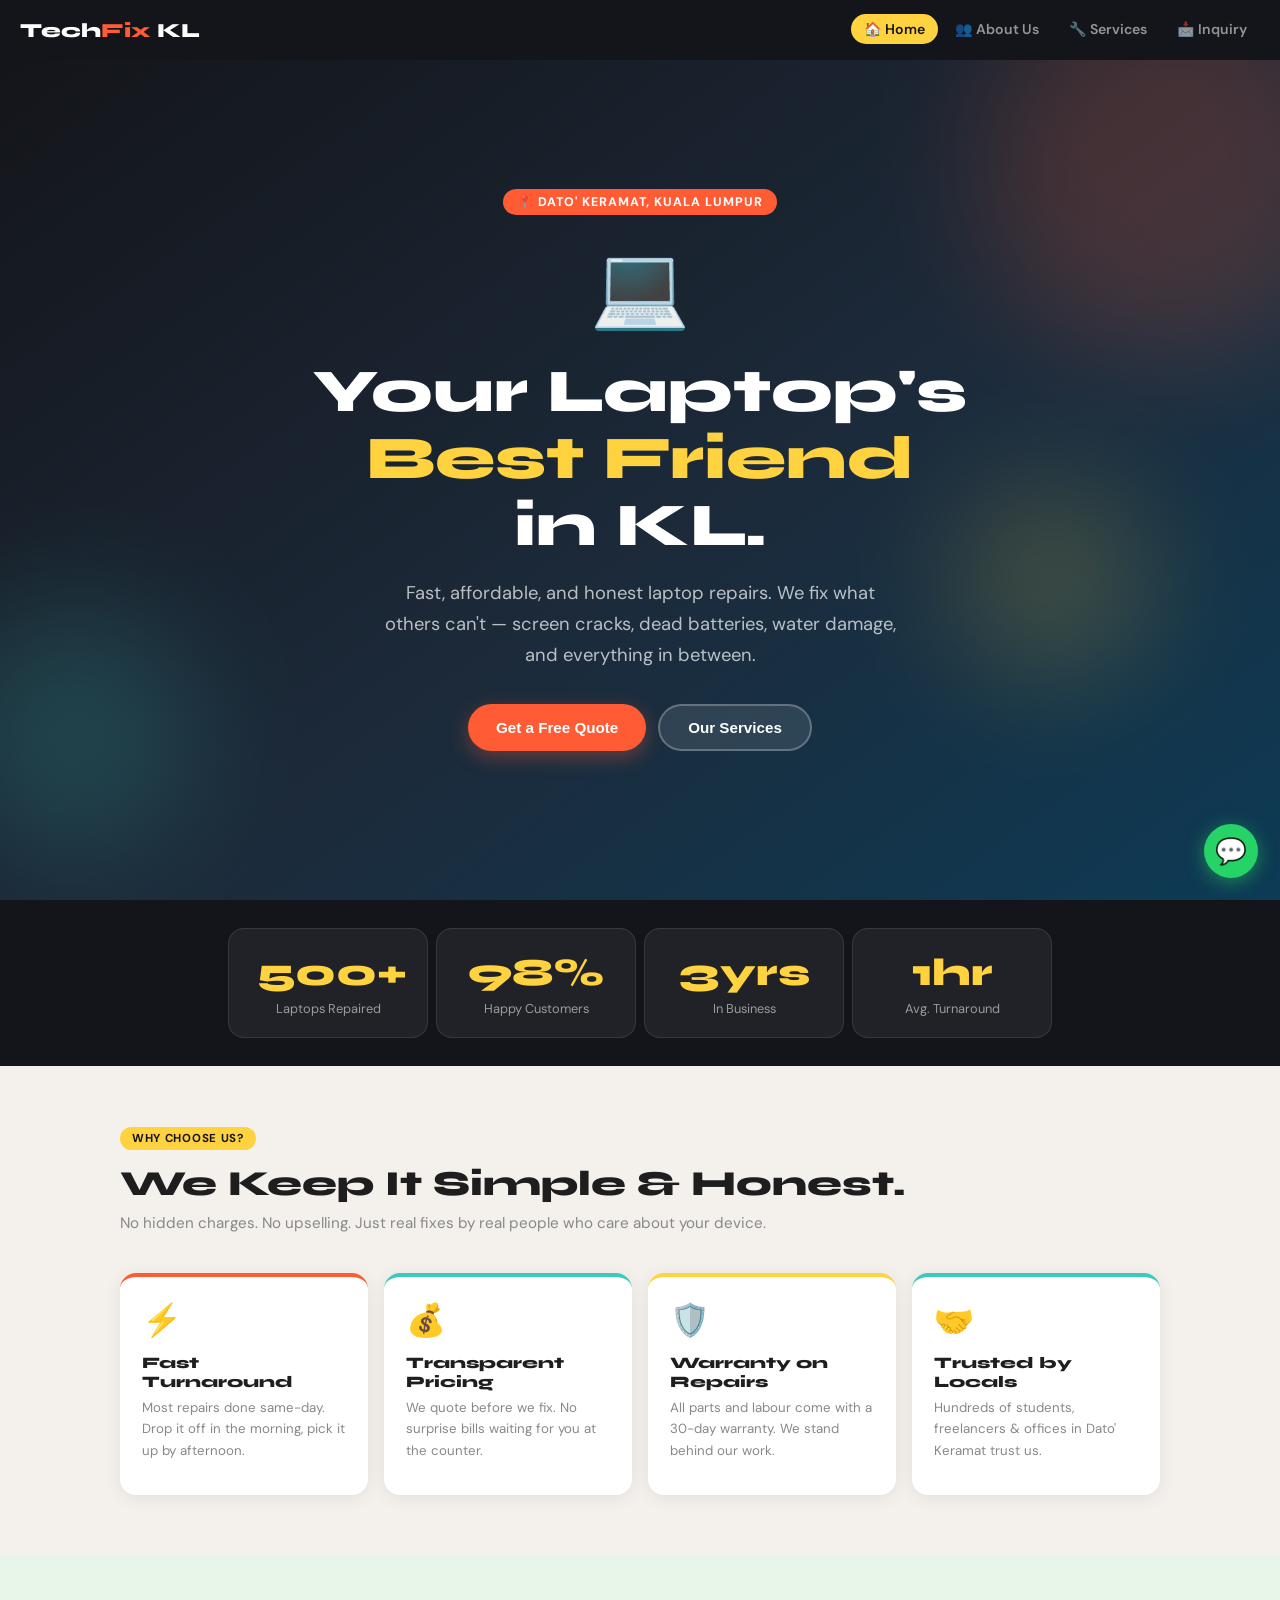
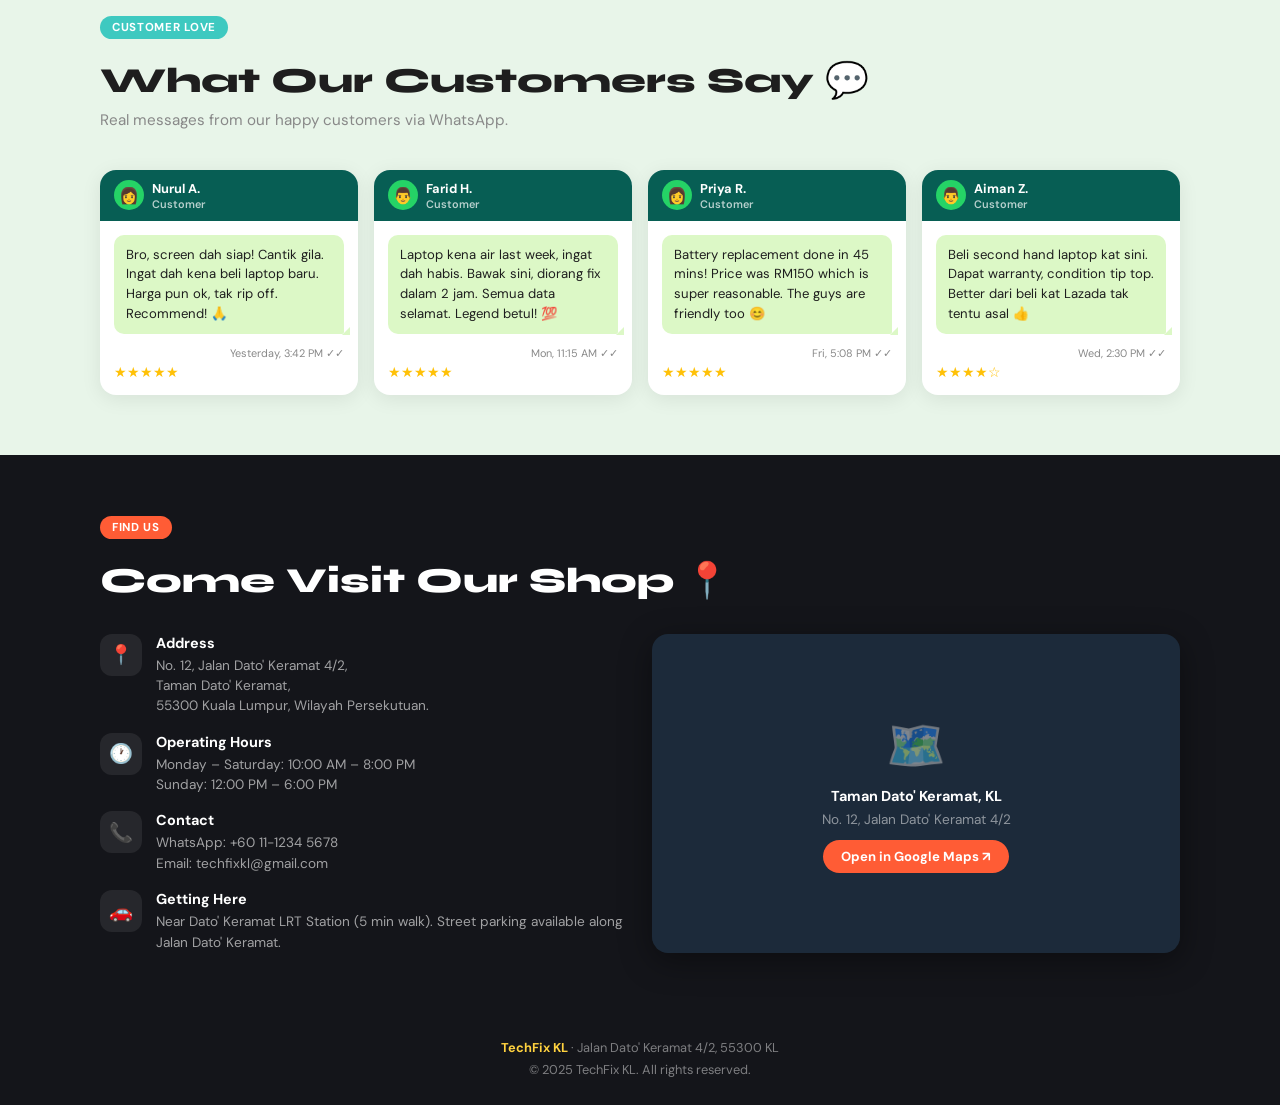
<file: index.html>
<!DOCTYPE html>
<html lang="en">
<head>
  <meta charset="UTF-8"/>
  <meta name="viewport" content="width=device-width, initial-scale=1.0"/>
  <title>TechFix KL – Laptop Repair Specialist</title>
  <link href="https://fonts.googleapis.com/css2?family=Syne:wght@700;800&family=DM+Sans:ital,wght@0,400;0,500;0,600;1,400&display=swap" rel="stylesheet"/>
  <link rel="stylesheet" href="style.css"/>
</head>
<body>

<!-- ══════════════════════════════════════
     NAVIGATION
══════════════════════════════════════ -->
<nav>
  <div class="logo">Tech<span>Fix</span> KL</div>
  <div class="tabs">
    <button class="tab-btn active" onclick="showPage('home', this)">🏠 Home</button>
    <button class="tab-btn"        onclick="showPage('about', this)">👥 About Us</button>
    <button class="tab-btn"        onclick="showPage('services', this)">🔧 Services</button>
    <button class="tab-btn"        onclick="showPage('inquiry', this)">📩 Inquiry</button>
  </div>
</nav>

<!-- WhatsApp Floating Button -->
<a class="wa-float" href="https://wa.me/601112345678" target="_blank" title="WhatsApp Us">💬</a>


<!-- ══════════════════════════════════════
     PAGE 1 — HOME
══════════════════════════════════════ -->
<div id="home" class="page active">

  <!-- Hero -->
  <div class="hero">
    <div class="blob blob1"></div>
    <div class="blob blob2"></div>
    <div class="blob blob3"></div>
    <div class="hero-inner">
      <span class="hero-badge">📍 Dato' Keramat, Kuala Lumpur</span>
      <span class="hero-icon">💻</span>
      <h1>Your Laptop's<br><span class="hi">Best Friend</span><br>in KL.</h1>
      <p>Fast, affordable, and honest laptop repairs. We fix what others can't — screen cracks, dead batteries, water damage, and everything in between.</p>
      <div class="hero-btns">
        <button class="btn-primary"
          onclick="showPage('inquiry', document.querySelectorAll('.tab-btn')[3])">
          Get a Free Quote
        </button>
        <button class="btn-secondary"
          onclick="showPage('services', document.querySelectorAll('.tab-btn')[2])">
          Our Services
        </button>
      </div>
    </div>
  </div>

  <!-- Stats Strip -->
  <div class="stats">
    <div class="stat-card fade-in">
      <div class="num">500+</div>
      <div class="label">Laptops Repaired</div>
    </div>
    <div class="stat-card fade-in">
      <div class="num">98%</div>
      <div class="label">Happy Customers</div>
    </div>
    <div class="stat-card fade-in">
      <div class="num">3yrs</div>
      <div class="label">In Business</div>
    </div>
    <div class="stat-card fade-in">
      <div class="num">1hr</div>
      <div class="label">Avg. Turnaround</div>
    </div>
  </div>

  <!-- Why Choose Us -->
  <div class="section-wrap">
    <span class="pill">Why Choose Us?</span>
    <div class="section-title">We Keep It Simple &amp; Honest.</div>
    <p class="section-sub">No hidden charges. No upselling. Just real fixes by real people who care about your device.</p>

    <div class="flex-card-row">
      <div class="service-card">
        <div class="service-icon">⚡</div>
        <h3>Fast Turnaround</h3>
        <p>Most repairs done same-day. Drop it off in the morning, pick it up by afternoon.</p>
      </div>
      <div class="service-card">
        <div class="service-icon">💰</div>
        <h3>Transparent Pricing</h3>
        <p>We quote before we fix. No surprise bills waiting for you at the counter.</p>
      </div>
      <div class="service-card">
        <div class="service-icon">🛡️</div>
        <h3>Warranty on Repairs</h3>
        <p>All parts and labour come with a 30-day warranty. We stand behind our work.</p>
      </div>
      <div class="service-card">
        <div class="service-icon">🤝</div>
        <h3>Trusted by Locals</h3>
        <p>Hundreds of students, freelancers &amp; offices in Dato' Keramat trust us.</p>
      </div>
    </div>
  </div>

  <!-- WhatsApp Customer Reviews -->
  <div class="wa-section">
    <div class="wa-inner">
      <span class="pill" style="background:var(--teal); color:#fff;">Customer Love</span>
      <div class="section-title" style="margin-top:8px;">What Our Customers Say 💬</div>
      <p class="section-sub">Real messages from our happy customers via WhatsApp.</p>

      <div class="flex-card-row">

        <div class="wa-card fade-in">
          <div class="wa-header">
            <div class="wa-avatar">👩</div>
            <div>
              <div style="font-weight:700;">Nurul A.</div>
              <div style="font-size:.68rem; opacity:.7;">Customer</div>
            </div>
          </div>
          <div class="wa-body">
            <div class="wa-bubble">
              Bro, screen dah siap! Cantik gila. Ingat dah kena beli laptop baru. Harga pun ok, tak rip off. Recommend! 🙏
            </div>
            <div class="wa-time">Yesterday, 3:42 PM ✓✓</div>
            <div class="wa-star">★★★★★</div>
          </div>
        </div>

        <div class="wa-card fade-in">
          <div class="wa-header">
            <div class="wa-avatar">👨</div>
            <div>
              <div style="font-weight:700;">Farid H.</div>
              <div style="font-size:.68rem; opacity:.7;">Customer</div>
            </div>
          </div>
          <div class="wa-body">
            <div class="wa-bubble">
              Laptop kena air last week, ingat dah habis. Bawak sini, diorang fix dalam 2 jam. Semua data selamat. Legend betul! 💯
            </div>
            <div class="wa-time">Mon, 11:15 AM ✓✓</div>
            <div class="wa-star">★★★★★</div>
          </div>
        </div>

        <div class="wa-card fade-in">
          <div class="wa-header">
            <div class="wa-avatar">👩</div>
            <div>
              <div style="font-weight:700;">Priya R.</div>
              <div style="font-size:.68rem; opacity:.7;">Customer</div>
            </div>
          </div>
          <div class="wa-body">
            <div class="wa-bubble">
              Battery replacement done in 45 mins! Price was RM150 which is super reasonable. The guys are friendly too 😊
            </div>
            <div class="wa-time">Fri, 5:08 PM ✓✓</div>
            <div class="wa-star">★★★★★</div>
          </div>
        </div>

        <div class="wa-card fade-in">
          <div class="wa-header">
            <div class="wa-avatar">👨</div>
            <div>
              <div style="font-weight:700;">Aiman Z.</div>
              <div style="font-size:.68rem; opacity:.7;">Customer</div>
            </div>
          </div>
          <div class="wa-body">
            <div class="wa-bubble">
              Beli second hand laptop kat sini. Dapat warranty, condition tip top. Better dari beli kat Lazada tak tentu asal 👍
            </div>
            <div class="wa-time">Wed, 2:30 PM ✓✓</div>
            <div class="wa-star">★★★★☆</div>
          </div>
        </div>

      </div>
    </div>
  </div>

  <!-- Location -->
  <div class="location-section">
    <div class="location-inner">
      <span class="pill" style="background:var(--accent); color:#fff;">Find Us</span>
      <div class="section-title" style="color:#fff; margin-top:8px;">Come Visit Our Shop 📍</div>

      <div class="location-grid">

        <div class="location-info">
          <div class="loc-item">
            <div class="loc-icon">📍</div>
            <div>
              <h4>Address</h4>
              <p>No. 12, Jalan Dato' Keramat 4/2,<br>Taman Dato' Keramat,<br>55300 Kuala Lumpur, Wilayah Persekutuan.</p>
            </div>
          </div>
          <div class="loc-item">
            <div class="loc-icon">🕐</div>
            <div>
              <h4>Operating Hours</h4>
              <p>Monday – Saturday: 10:00 AM – 8:00 PM<br>Sunday: 12:00 PM – 6:00 PM</p>
            </div>
          </div>
          <div class="loc-item">
            <div class="loc-icon">📞</div>
            <div>
              <h4>Contact</h4>
              <p>WhatsApp: +60 11-1234 5678<br>Email: techfixkl@gmail.com</p>
            </div>
          </div>
          <div class="loc-item">
            <div class="loc-icon">🚗</div>
            <div>
              <h4>Getting Here</h4>
              <p>Near Dato' Keramat LRT Station (5 min walk). Street parking available along Jalan Dato' Keramat.</p>
            </div>
          </div>
        </div>

        <!-- Clickable map card -->
        <a class="map-container"
           href="https://maps.google.com/?q=No.12+Jalan+Dato+Keramat+4%2F2+Kuala+Lumpur"
           target="_blank">
          <div class="map-placeholder">
            <div class="map-emoji">🗺️</div>
            <p style="font-size:.9rem; font-weight:700; color:#fff;">Taman Dato' Keramat, KL</p>
            <p style="margin-top:6px;">No. 12, Jalan Dato' Keramat 4/2</p>
            <span class="map-link">Open in Google Maps ↗</span>
          </div>
        </a>

      </div>
    </div>
  </div>

  <footer>
    <strong>TechFix KL</strong> · Jalan Dato' Keramat 4/2, 55300 KL<br>
    © 2025 TechFix KL. All rights reserved.
  </footer>
</div>


<!-- ══════════════════════════════════════
     PAGE 2 — ABOUT US
══════════════════════════════════════ -->
<div id="about" class="page">
  <div class="section-wrap">
    <span class="pill">Our Story</span>
    <div class="section-title">The Faces Behind TechFix 👋</div>
    <p class="section-sub">We're just two friends from KL who are genuinely obsessed with fixing things. No big corporate nonsense — just skill, honesty, and a lot of coffee.</p>

    <div class="about-story fade-in">
      <h3>How It All Started</h3>
      <p>TechFix KL started back in 2022 when Haziq and Luqman got tired of seeing friends overpay for simple laptop repairs at big shopping mall shops. Armed with technical skills and a tiny rented space in Dato' Keramat, they opened their doors — and never looked back. What started as word-of-mouth has grown into one of the most trusted repair spots in the neighbourhood.</p>
    </div>

    <div class="flex-card-row">

      <div class="team-card fade-in">
        <div class="team-photo" style="background: linear-gradient(135deg, #1c2a3a, #ff5c35);">
          🧑‍🔧
          <span class="team-photo-label">Co-Founder</span>
        </div>
        <div class="team-body">
          <div class="team-name">Muhammad Haziq</div>
          <span class="team-age">Age 27</span>
          <p>Haziq is the hardware wizard of the duo. With a Diploma in Electronics Engineering from Politeknik Sultan Mizan Zainal Abidin and 5+ years of hands-on experience, he can diagnose a faulty motherboard just by looking at it. He handles screen replacements, motherboard repairs, and water damage recovery like second nature.</p>
          <div class="team-tags">
            <span class="tag">Hardware Repair</span>
            <span class="tag">Motherboard</span>
            <span class="tag">Screen Replacement</span>
            <span class="tag">Water Damage</span>
          </div>
        </div>
      </div>

      <div class="team-card fade-in">
        <div class="team-photo" style="background: linear-gradient(135deg, #0d3b55, #3ec9c0);">
          👨‍💻
          <span class="team-photo-label">Co-Founder</span>
        </div>
        <div class="team-body">
          <div class="team-name">Ahmad Luqman</div>
          <span class="team-age">Age 25</span>
          <p>Luqman is the software guy. A self-taught developer and IT enthusiast, he specialises in virus removal, OS reinstallation, data recovery, and performance tuning. He's the one customers call when their laptop is "acting slow" or they've accidentally deleted everything — he's gotten pretty good at saving the day.</p>
          <div class="team-tags">
            <span class="tag">Software &amp; OS</span>
            <span class="tag">Data Recovery</span>
            <span class="tag">Virus Removal</span>
            <span class="tag">Performance Tune</span>
          </div>
        </div>
      </div>

    </div>

    <div style="margin-top:48px;">
      <span class="pill">Our Values</span>
      <div class="section-title" style="margin-top:8px;">What We Believe In</div>
      <div class="flex-card-row" style="margin-top:20px;">
        <div class="value-card">
          <div class="v-icon">🔍</div>
          <h3>Diagnosis First</h3>
          <p>We always diagnose before quoting. No guessing, no unnecessary parts replaced.</p>
        </div>
        <div class="value-card">
          <div class="v-icon">💬</div>
          <h3>Open Communication</h3>
          <p>We explain everything in plain Malay or English. No confusing tech talk.</p>
        </div>
        <div class="value-card">
          <div class="v-icon">🌱</div>
          <h3>Reduce E-Waste</h3>
          <p>We believe in fixing over throwing away. Good for your wallet, good for the planet.</p>
        </div>
      </div>
    </div>
  </div>

  <footer>
    <strong>TechFix KL</strong> · Jalan Dato' Keramat 4/2, 55300 KL<br>
    © 2025 TechFix KL. All rights reserved.
  </footer>
</div>


<!-- ══════════════════════════════════════
     PAGE 3 — SERVICES
══════════════════════════════════════ -->
<div id="services" class="page">
  <div class="section-wrap">
    <span class="pill">What We Fix</span>
    <div class="section-title">Our Repair Services 🔧</div>
    <p class="section-sub">From cracked screens to corrupted systems — we've got you covered. Prices are estimates; final quote given after diagnosis.</p>

    <div class="flex-card-row">
      <div class="service-card fade-in">
        <div class="service-icon">🖥️</div>
        <h3>Screen Replacement</h3>
        <p>Cracked, flickering, or dead display? We replace laptop screens for most major brands.</p>
        <span class="price-tag">RM 180 – RM 450</span>
      </div>
      <div class="service-card fade-in">
        <div class="service-icon">🔋</div>
        <h3>Battery Replacement</h3>
        <p>Battery draining fast or not charging at all? We swap it out with quality replacement cells.</p>
        <span class="price-tag">RM 120 – RM 280</span>
      </div>
      <div class="service-card fade-in">
        <div class="service-icon">💧</div>
        <h3>Water Damage Repair</h3>
        <p>Spilled something on your laptop? Bring it in ASAP — the faster, the better the chances.</p>
        <span class="price-tag">RM 150 – RM 500</span>
      </div>
      <div class="service-card fade-in">
        <div class="service-icon">🦠</div>
        <h3>Virus &amp; Malware Removal</h3>
        <p>Pop-ups everywhere? Laptop running slow? We'll clean it up and secure your system.</p>
        <span class="price-tag">RM 60 – RM 120</span>
      </div>
      <div class="service-card fade-in">
        <div class="service-icon">💾</div>
        <h3>Data Recovery</h3>
        <p>Accidentally deleted files or a failed hard drive? We recover data from most storage types.</p>
        <span class="price-tag">RM 100 – RM 350</span>
      </div>
      <div class="service-card fade-in">
        <div class="service-icon">⚙️</div>
        <h3>OS Reinstallation</h3>
        <p>Windows or macOS acting up? Fresh reinstall with all drivers configured properly.</p>
        <span class="price-tag">RM 80 – RM 150</span>
      </div>
      <div class="service-card fade-in">
        <div class="service-icon">❄️</div>
        <h3>Overheating / Cleaning</h3>
        <p>Fan noise, sudden shutdowns? Deep cleaning and thermal paste replacement.</p>
        <span class="price-tag">RM 60 – RM 120</span>
      </div>
      <div class="service-card fade-in">
        <div class="service-icon">⌨️</div>
        <h3>Keyboard Replacement</h3>
        <p>Stuck keys, spilled liquid on keyboard, or missing keys? We'll sort it out.</p>
        <span class="price-tag">RM 100 – RM 220</span>
      </div>
      <div class="service-card fade-in">
        <div class="service-icon">🔌</div>
        <h3>Charging Port Repair</h3>
        <p>Loose or broken charging port? We repair or replace DC jacks and USB-C ports.</p>
        <span class="price-tag">RM 80 – RM 180</span>
      </div>
      <div class="service-card fade-in">
        <div class="service-icon">📦</div>
        <h3>RAM &amp; SSD Upgrade</h3>
        <p>Slow laptop? Upgrading RAM or switching to an SSD can make it feel brand new again.</p>
        <span class="price-tag">RM 80 – RM 300 (parts incl.)</span>
      </div>
    </div>

    <div class="divider"></div>

    <!-- Second-Hand Listings -->
    <span class="pill" style="background:var(--teal); color:#fff;">Pre-Loved Devices</span>
    <div class="sh-title" style="margin-top:10px;">Second Hand Laptops &amp; Tablets 💼</div>
    <p class="section-sub">All devices are tested, cleaned, and come with a 14-day warranty. Stock changes frequently — WhatsApp us to check availability!</p>

    <div class="flex-card-row">
      <div class="sh-card fade-in">
        <div class="sh-thumb">
          💻
          <span class="sh-condition cond-good">Good</span>
        </div>
        <div class="sh-body">
          <h4>Lenovo ThinkPad E14</h4>
          <p>Intel Core i5-10th Gen · 8GB RAM · 256GB SSD · 14" FHD</p>
          <div class="sh-price">RM 1,100</div>
        </div>
      </div>
      <div class="sh-card fade-in">
        <div class="sh-thumb" style="background: linear-gradient(135deg,#e0e8f0,#c8d8e8);">
          💻
          <span class="sh-condition cond-good">Good</span>
        </div>
        <div class="sh-body">
          <h4>HP Pavilion 15</h4>
          <p>AMD Ryzen 5 · 8GB RAM · 512GB SSD · 15.6" FHD</p>
          <div class="sh-price">RM 1,350</div>
        </div>
      </div>
      <div class="sh-card fade-in">
        <div class="sh-thumb" style="background: linear-gradient(135deg,#e8e0f0,#d0c0e8);">
          💻
          <span class="sh-condition cond-fair">Fair</span>
        </div>
        <div class="sh-body">
          <h4>Dell Inspiron 14</h4>
          <p>Intel Core i3-8th Gen · 4GB RAM · 128GB SSD · 14" HD</p>
          <div class="sh-price">RM 650</div>
        </div>
      </div>
      <div class="sh-card fade-in">
        <div class="sh-thumb" style="background: linear-gradient(135deg,#f0ece0,#e8e0c8);">
          📱
          <span class="sh-condition cond-good">Good</span>
        </div>
        <div class="sh-body">
          <h4>Samsung Tab A8</h4>
          <p>10.5" Display · 4GB RAM · 64GB Storage · WiFi</p>
          <div class="sh-price">RM 580</div>
        </div>
      </div>
      <div class="sh-card fade-in">
        <div class="sh-thumb" style="background: linear-gradient(135deg,#e0f0e8,#c8e8d0);">
          💻
          <span class="sh-condition cond-good">Good</span>
        </div>
        <div class="sh-body">
          <h4>ASUS VivoBook 15</h4>
          <p>Intel Core i5-11th Gen · 8GB RAM · 512GB SSD · 15.6"</p>
          <div class="sh-price">RM 1,450</div>
        </div>
      </div>
      <div class="sh-card fade-in">
        <div class="sh-thumb" style="background: linear-gradient(135deg,#f0e8e0,#e8d0c0);">
          📱
          <span class="sh-condition cond-fair">Fair</span>
        </div>
        <div class="sh-body">
          <h4>Huawei MatePad T10</h4>
          <p>9.7" Display · 2GB RAM · 32GB Storage · WiFi</p>
          <div class="sh-price">RM 320</div>
        </div>
      </div>
    </div>

    <div class="stock-cta">
      <div class="cta-icon">📲</div>
      <div class="cta-text">
        <strong>Want to check current stock?</strong>
        <span>Stock changes daily. WhatsApp us for the latest list, photos &amp; prices.</span>
      </div>
      <a href="https://wa.me/601112345678" target="_blank">WhatsApp Us 💬</a>
    </div>

  </div>

  <footer>
    <strong>TechFix KL</strong> · Jalan Dato' Keramat 4/2, 55300 KL<br>
    © 2025 TechFix KL. All rights reserved.
  </footer>
</div>


<!-- ══════════════════════════════════════
     PAGE 4 — INQUIRY
══════════════════════════════════════ -->
<div id="inquiry" class="page">
  <div class="inquiry-wrap">
    <span class="pill">Get In Touch</span>
    <div class="section-title" style="margin-top:10px;">Send Us a Repair Request 📩</div>
    <p class="section-sub">Fill in the form below and we'll get back to you within 1 hour during operating hours. Or WhatsApp us directly for a faster reply!</p>

    <div class="form-card fade-in">
      <form id="inquiryForm">

        <div class="form-row">
          <div class="form-group">
            <label for="name">Your Name</label>
            <input type="text" id="name" placeholder="e.g. Ahmad Ali" required/>
          </div>
          <div class="form-group">
            <label for="phone">Phone / WhatsApp</label>
            <input type="tel" id="phone" placeholder="e.g. 011-1234 5678" required/>
          </div>
        </div>

        <div class="form-group">
          <label for="email">Email Address</label>
          <input type="email" id="email" placeholder="e.g. ali@email.com" required/>
        </div>

        <div class="form-row">
          <div class="form-group">
            <label for="serviceType">Service Needed</label>
            <select id="serviceType">
              <option>Screen Replacement</option>
              <option>Battery Replacement</option>
              <option>Water Damage Repair</option>
              <option>Virus / Malware Removal</option>
              <option>Data Recovery</option>
              <option>OS Reinstallation</option>
              <option>Overheating / Cleaning</option>
              <option>Keyboard Replacement</option>
              <option>Charging Port Repair</option>
              <option>RAM / SSD Upgrade</option>
              <option>Second Hand Device Inquiry</option>
              <option>Other</option>
            </select>
          </div>
          <div class="form-group">
            <label for="brand">Laptop / Device Brand</label>
            <input type="text" id="brand" placeholder="e.g. Lenovo, HP, ASUS"/>
          </div>
        </div>

        <div class="form-group">
          <label for="issue">Describe the Issue</label>
          <textarea id="issue" placeholder="Tell us what's happening with your device. The more detail, the better!" rows="4"></textarea>
        </div>

        <button type="submit" class="submit-btn" id="submitBtn">🚀 Send My Request</button>
      </form>
      <div id="form-msg"></div>
    </div>

    <div class="inquiry-aside">
      <div class="aside-card fade-in">
        <div class="aside-icon" style="background:#e8f5e9;">💬</div>
        <div>
          <h4>Prefer WhatsApp?</h4>
          <p>Chat with us directly at
            <a class="aside-link" href="https://wa.me/601112345678" target="_blank">+60 11-1234 5678</a>
          </p>
        </div>
      </div>
      <div class="aside-card fade-in">
        <div class="aside-icon" style="background:#fff0ed;">⏱️</div>
        <div>
          <h4>Response Time</h4>
          <p>We reply within 1 hour during operating hours (10am–8pm daily)</p>
        </div>
      </div>
      <div class="aside-card fade-in">
        <div class="aside-icon" style="background:#e8f0ff;">📍</div>
        <div>
          <h4>Walk-Ins Welcome</h4>
          <p>No appointment needed — just walk in to No. 12, Jalan Dato' Keramat 4/2, KL</p>
        </div>
      </div>
    </div>
  </div>

  <footer>
    <strong>TechFix KL</strong> · Jalan Dato' Keramat 4/2, 55300 KL<br>
    © 2025 TechFix KL. All rights reserved.
  </footer>
</div>

<script src="script.js"></script>
</body>
</html>
</file>
<file: style.css>
/* ============================================================
   TechFix KL — Stylesheet
   style.css
   ============================================================ */

/* ─── VARIABLES ─── */
:root {
  --bg:     #f4f1ec;
  --dark:   #14151a;
  --card:   #ffffff;
  --accent: #ff5c35;
  --teal:   #3ec9c0;
  --yellow: #ffd23f;
  --text:   #1e1e1e;
  --muted:  #888;
  --nav-h:  60px;
  --r:      16px;
}

/* ─── RESET ─── */
*, *::before, *::after { box-sizing: border-box; margin: 0; padding: 0; }
html { scroll-behavior: smooth; }
body {
  font-family: 'DM Sans', sans-serif;
  background: var(--bg);
  color: var(--text);
  overflow-x: hidden;
}
img { max-width: 100%; display: block; }
a   { color: inherit; text-decoration: none; }

/* ============================================================
   UNIVERSAL FLEXBOX CARD ROW
   Used everywhere instead of CSS grid.
   Cards wrap and stretch to equal height automatically.
   ============================================================ */
.flex-card-row {
  display: flex;
  flex-wrap: wrap;
  gap: 16px;
  align-items: stretch;
}
/* Each direct child gets a sensible minimum width so it wraps nicely */
.flex-card-row > * {
  flex: 1 1 220px;
}
/* Wider minimum for team cards so they don't get too skinny */
.flex-card-row > .team-card {
  flex: 1 1 280px;
}
/* Second-hand cards can be a bit narrower */
.flex-card-row > .sh-card {
  flex: 1 1 190px;
}
/* WhatsApp review cards */
.flex-card-row > .wa-card {
  flex: 1 1 220px;
}

/* ============================================================
   NAV
   ============================================================ */
nav {
  position: fixed; top: 0; left: 0; right: 0; z-index: 999;
  height: var(--nav-h);
  background: var(--dark);
  display: flex;
  align-items: center;
  justify-content: space-between;
  padding: 0 20px;
  gap: 12px;
}

.logo {
  font-family: 'Syne', sans-serif;
  font-size: clamp(1rem, 3vw, 1.25rem);
  font-weight: 800;
  color: #fff;
  white-space: nowrap;
  flex-shrink: 0;
}
.logo span { color: var(--accent); }

.tabs {
  display: flex;
  gap: 4px;
  overflow-x: auto;
  scrollbar-width: none;
  -webkit-overflow-scrolling: touch;
  padding-bottom: 2px;
}
.tabs::-webkit-scrollbar { display: none; }

.tab-btn {
  flex-shrink: 0;
  background: none; border: none; cursor: pointer;
  color: rgba(255,255,255,0.55);
  font-family: 'DM Sans', sans-serif;
  font-size: clamp(0.72rem, 2.5vw, 0.88rem);
  font-weight: 600;
  padding: 6px 13px;
  border-radius: 50px;
  transition: all .22s;
  white-space: nowrap;
}
.tab-btn:hover  { color: #fff; background: rgba(255,255,255,.08); }
.tab-btn.active { color: var(--dark); background: var(--yellow); }

/* ============================================================
   PAGE SWITCHING
   ============================================================ */
.page { display: none; min-height: 100vh; padding-top: var(--nav-h); }
.page.active { display: block; }

/* ============================================================
   HERO
   ============================================================ */
.hero {
  position: relative;
  min-height: calc(100vh - var(--nav-h));
  background: linear-gradient(145deg, #14151a 0%, #1c2a3a 55%, #0d3b55 100%);
  display: flex;
  align-items: center;
  justify-content: center;
  overflow: hidden;
  padding: 60px 24px 80px;
}

.blob {
  position: absolute; border-radius: 50%; filter: blur(60px);
  opacity: .18; animation: drift 8s ease-in-out infinite;
  pointer-events: none;
}
.blob1 { width: 380px; height: 380px; background: var(--accent); top: -80px;  right: -80px; animation-delay: 0s; }
.blob2 { width: 260px; height: 260px; background: var(--teal);   bottom: 40px; left: -60px; animation-delay: 2.5s; }
.blob3 { width: 200px; height: 200px; background: var(--yellow); top: 50%;    right: 10%;  animation-delay: 5s; }

@keyframes drift {
  0%, 100% { transform: translateY(0) scale(1); }
  50%       { transform: translateY(-30px) scale(1.06); }
}

.hero-inner {
  position: relative; z-index: 2;
  max-width: 720px; text-align: center;
}
.hero-badge {
  display: inline-block;
  background: var(--accent); color: #fff;
  font-size: .78rem; font-weight: 700;
  letter-spacing: .08em; text-transform: uppercase;
  padding: 5px 14px; border-radius: 50px;
  margin-bottom: 20px;
}
.hero h1 {
  font-family: 'Syne', sans-serif;
  font-size: clamp(2rem, 7vw, 3.8rem);
  font-weight: 800; line-height: 1.1;
  color: #fff; margin-bottom: 18px;
}
.hero h1 .hi { color: var(--yellow); }
.hero p {
  font-size: clamp(.95rem, 2.5vw, 1.15rem);
  color: rgba(255,255,255,.7);
  line-height: 1.7; max-width: 520px; margin: 0 auto 32px;
}
.hero-btns {
  display: flex; gap: 12px; justify-content: center; flex-wrap: wrap;
}
.hero-icon {
  font-size: clamp(3rem, 10vw, 5rem);
  margin-bottom: 20px; display: block;
  animation: wiggle 3s ease-in-out infinite;
}
@keyframes wiggle {
  0%, 100% { transform: rotate(-4deg) scale(1); }
  50%       { transform: rotate(4deg) scale(1.06); }
}

.btn-primary {
  background: var(--accent); color: #fff;
  font-weight: 700; font-size: .95rem;
  padding: 13px 28px; border-radius: 50px; border: none; cursor: pointer;
  transition: transform .18s, box-shadow .18s;
  box-shadow: 0 6px 20px rgba(255,92,53,.35);
}
.btn-primary:hover { transform: translateY(-2px); box-shadow: 0 10px 28px rgba(255,92,53,.5); }

.btn-secondary {
  background: rgba(255,255,255,.1); color: #fff;
  font-weight: 600; font-size: .95rem;
  padding: 13px 28px; border-radius: 50px;
  border: 2px solid rgba(255,255,255,.25); cursor: pointer;
  transition: all .18s; backdrop-filter: blur(6px);
}
.btn-secondary:hover { background: rgba(255,255,255,.2); }

/* ============================================================
   STATS STRIP
   ============================================================ */
.stats {
  background: var(--dark);
  padding: 28px 20px;
  display: flex;
  justify-content: center;
  flex-wrap: wrap;
  gap: 8px;
}
.stat-card {
  flex: 1 1 130px;
  max-width: 200px;
  background: rgba(255,255,255,.06);
  border: 1px solid rgba(255,255,255,.1);
  border-radius: var(--r);
  padding: 20px 28px; text-align: center;
}
.stat-card .num {
  font-family: 'Syne', sans-serif;
  font-size: clamp(1.8rem, 5vw, 2.4rem);
  font-weight: 800; color: var(--yellow);
}
.stat-card .label { font-size: .8rem; color: rgba(255,255,255,.55); margin-top: 4px; }

/* ============================================================
   SHARED SECTION UTILITIES
   ============================================================ */
.section-wrap { max-width: 1080px; margin: 0 auto; padding: 60px 20px; }

.section-title {
  font-family: 'Syne', sans-serif;
  font-size: clamp(1.5rem, 4vw, 2.2rem);
  font-weight: 800; margin-bottom: 8px;
}
.section-sub  { color: var(--muted); font-size: .95rem; margin-bottom: 40px; }

.pill {
  display: inline-block;
  background: var(--yellow); color: var(--dark);
  font-size: .72rem; font-weight: 700; letter-spacing: .06em;
  text-transform: uppercase; padding: 4px 12px; border-radius: 50px;
  margin-bottom: 12px;
}
.divider { height: 1px; background: #e6e3dc; margin: 0 0 48px; }

/* ============================================================
   SERVICE CARDS
   ============================================================ */
.service-card {
  background: var(--card); border-radius: var(--r);
  padding: 22px; box-shadow: 0 3px 18px rgba(0,0,0,.07);
  border-top: 4px solid var(--accent);
  display: flex; flex-direction: column;
  transition: transform .2s, box-shadow .2s;
}
.service-card:nth-child(2n) { border-color: var(--teal); }
.service-card:nth-child(3n) { border-color: var(--yellow); }
.service-card:hover { transform: translateY(-4px); box-shadow: 0 8px 28px rgba(0,0,0,.12); }
.service-icon { font-size: 2rem; margin-bottom: 12px; }
.service-card h3 { font-family: 'Syne', sans-serif; font-size: 1rem; font-weight: 800; margin-bottom: 6px; }
.service-card p  { font-size: .83rem; color: var(--muted); line-height: 1.6; margin-bottom: 12px; flex-grow: 1; }
.price-tag {
  display: inline-block; align-self: flex-start;
  font-size: .82rem; font-weight: 700;
  background: var(--bg); color: var(--dark);
  padding: 4px 12px; border-radius: 50px;
}

/* ============================================================
   WHATSAPP REVIEW CARDS
   ============================================================ */
.wa-section { background: #e8f5e9; padding: 60px 20px; }
.wa-inner   { max-width: 1080px; margin: 0 auto; }

.wa-card {
  background: var(--card); border-radius: var(--r);
  overflow: hidden; box-shadow: 0 4px 20px rgba(0,0,0,.08);
  display: flex; flex-direction: column;
  transition: transform .2s;
}
.wa-card:hover { transform: translateY(-4px); }

.wa-header {
  background: #075e54; color: #fff;
  padding: 10px 14px; font-size: .8rem; font-weight: 600;
  display: flex; align-items: center; gap: 8px;
}
.wa-avatar {
  width: 30px; height: 30px; border-radius: 50%;
  background: #25d366;
  display: flex; align-items: center; justify-content: center;
  font-size: 1rem; flex-shrink: 0;
}
.wa-body { padding: 14px; flex-grow: 1; display: flex; flex-direction: column; }
.wa-bubble {
  background: #dcf8c6; border-radius: 10px 10px 2px 10px;
  padding: 10px 12px; font-size: .82rem; line-height: 1.5;
  color: #1e1e1e; position: relative; margin-bottom: 8px; flex-grow: 1;
}
.wa-bubble::after {
  content: ''; position: absolute; bottom: -1px; right: -6px;
  width: 0; height: 0;
  border-style: solid; border-width: 0 0 8px 8px;
  border-color: transparent transparent #dcf8c6 transparent;
}
.wa-time { font-size: .68rem; color: var(--muted); text-align: right; margin-top: 4px; }
.wa-star { color: #ffc107; font-size: .85rem; margin-top: 4px; }

/* ============================================================
   LOCATION SECTION
   ============================================================ */
.location-section { background: var(--dark); color: #fff; padding: 60px 20px; }
.location-inner   { max-width: 1080px; margin: 0 auto; }

/* Two-column flex: info left, map right */
.location-grid {
  display: flex;
  flex-wrap: wrap;
  gap: 24px;
  margin-top: 32px;
  align-items: stretch;
}
.location-info {
  flex: 1 1 280px;
  display: flex; flex-direction: column; gap: 16px;
}

.loc-item {
  display: flex; gap: 14px; align-items: flex-start;
}
.loc-icon {
  width: 42px; height: 42px; border-radius: 12px;
  background: rgba(255,255,255,.08);
  display: flex; align-items: center; justify-content: center;
  font-size: 1.2rem; flex-shrink: 0;
}
.loc-item h4 { font-weight: 700; font-size: .9rem; margin-bottom: 4px; }
.loc-item p  { font-size: .85rem; color: rgba(255,255,255,.6); line-height: 1.5; }

/* Clickable map card */
.map-container {
  flex: 1 1 280px;
  border-radius: var(--r); overflow: hidden;
  box-shadow: 0 8px 32px rgba(0,0,0,.4);
  min-height: 280px;
  background: #1c2a3a;
  display: flex; align-items: center; justify-content: center;
  transition: transform .2s, box-shadow .2s;
  text-decoration: none;
}
.map-container:hover {
  transform: translateY(-4px);
  box-shadow: 0 14px 40px rgba(0,0,0,.55);
}
.map-placeholder { text-align: center; color: rgba(255,255,255,.5); }
.map-placeholder .map-emoji { font-size: 3rem; margin-bottom: 10px; }
.map-placeholder p { font-size: .85rem; }
.map-link {
  display: inline-block; margin-top: 12px;
  background: var(--accent); color: #fff;
  padding: 8px 18px; border-radius: 50px;
  font-size: .82rem; font-weight: 700;
}

/* ============================================================
   ABOUT — TEAM CARDS
   ============================================================ */
.team-card {
  background: var(--card); border-radius: var(--r);
  overflow: hidden; box-shadow: 0 4px 24px rgba(0,0,0,.08);
  display: flex; flex-direction: column;
  transition: transform .22s;
}
.team-card:hover { transform: translateY(-5px); }

.team-photo {
  height: 240px;
  display: flex; align-items: center; justify-content: center;
  font-size: 6rem; position: relative; overflow: hidden;
}
.team-photo::after {
  content: ''; position: absolute; inset: 0;
  background: linear-gradient(to bottom, transparent 60%, rgba(0,0,0,.4));
}
.team-photo-label {
  position: absolute; bottom: 12px; left: 14px; z-index: 2;
  font-size: .7rem; font-weight: 700; letter-spacing: .08em;
  text-transform: uppercase; color: var(--yellow);
  background: rgba(0,0,0,.4); padding: 3px 10px; border-radius: 20px;
}
.team-body { padding: 22px; display: flex; flex-direction: column; flex-grow: 1; }
.team-body .team-name {
  font-family: 'Syne', sans-serif;
  font-size: 1.4rem; font-weight: 800; margin-bottom: 2px;
}
.team-body .team-age {
  display: inline-block; align-self: flex-start;
  font-size: .8rem; font-weight: 700; color: var(--accent);
  background: #fff0ed; border-radius: 20px; padding: 3px 10px; margin-bottom: 12px;
}
.team-body p { font-size: .88rem; color: var(--muted); line-height: 1.7; flex-grow: 1; }

.team-tags {
  display: flex; flex-wrap: wrap; gap: 6px; margin-top: 14px;
}
.tag {
  font-size: .72rem; font-weight: 600;
  padding: 4px 10px; border-radius: 50px;
  background: var(--bg); color: var(--text);
  border: 1px solid #e0ddd6;
}

.about-story {
  background: var(--card); border-radius: var(--r);
  padding: 32px; margin-bottom: 40px;
  box-shadow: 0 4px 20px rgba(0,0,0,.06);
  border-left: 5px solid var(--accent);
}
.about-story h3 { font-family: 'Syne', sans-serif; font-size: 1.2rem; margin-bottom: 12px; }
.about-story p  { font-size: .9rem; line-height: 1.8; color: #444; }

.value-card {
  background: var(--card); border-radius: var(--r);
  padding: 22px; box-shadow: 0 3px 16px rgba(0,0,0,.07);
  display: flex; flex-direction: column;
}
.value-card .v-icon { font-size: 1.8rem; margin-bottom: 10px; }
.value-card h3 { font-family: 'Syne', sans-serif; font-size: 1rem; font-weight: 800; margin-bottom: 6px; }
.value-card p  { font-size: .83rem; color: var(--muted); line-height: 1.6; }

/* ============================================================
   SECOND-HAND LISTINGS
   ============================================================ */
.sh-title {
  font-family: 'Syne', sans-serif;
  font-size: clamp(1.2rem, 3.5vw, 1.6rem); font-weight: 800;
  margin-bottom: 6px;
}
.sh-card {
  background: var(--card); border-radius: var(--r);
  overflow: hidden; box-shadow: 0 3px 16px rgba(0,0,0,.07);
  display: flex; flex-direction: column;
  transition: transform .2s;
}
.sh-card:hover { transform: translateY(-4px); }
.sh-thumb {
  height: 130px;
  background: linear-gradient(135deg, #e8e4de, #d0cbc2);
  display: flex; align-items: center; justify-content: center;
  font-size: 3.5rem; position: relative; flex-shrink: 0;
}
.sh-condition {
  position: absolute; top: 10px; right: 10px;
  font-size: .66rem; font-weight: 700;
  padding: 3px 9px; border-radius: 20px;
  text-transform: uppercase; letter-spacing: .05em;
}
.cond-good { background: #c8f7c5; color: #1a6e17; }
.cond-fair { background: #fff3cd; color: #856404; }
.sh-body { padding: 14px; display: flex; flex-direction: column; flex-grow: 1; }
.sh-body h4 { font-weight: 700; font-size: .9rem; margin-bottom: 4px; }
.sh-body p  { font-size: .78rem; color: var(--muted); margin-bottom: 10px; line-height: 1.5; flex-grow: 1; }
.sh-price   { font-family: 'Syne', sans-serif; font-size: 1.1rem; font-weight: 800; color: var(--accent); }

.stock-cta {
  margin-top: 28px;
  background: var(--dark); border-radius: var(--r);
  padding: 22px 24px;
  display: flex; align-items: center; gap: 16px; flex-wrap: wrap;
}
.stock-cta .cta-icon { font-size: 1.8rem; flex-shrink: 0; }
.stock-cta .cta-text { flex: 1; min-width: 180px; }
.stock-cta .cta-text strong { color: #fff; display: block; font-weight: 700; margin-bottom: 4px; }
.stock-cta .cta-text span   { color: rgba(255,255,255,.55); font-size: .85rem; }
.stock-cta a {
  background: var(--yellow); color: var(--dark);
  font-weight: 800; font-size: .9rem;
  padding: 11px 22px; border-radius: 50px;
  white-space: nowrap; flex-shrink: 0;
}

/* ============================================================
   INQUIRY / FORM
   ============================================================ */
.inquiry-wrap { max-width: 680px; margin: 0 auto; padding: 60px 20px; }

.form-card {
  background: var(--card); border-radius: 24px;
  padding: clamp(24px, 5vw, 48px);
  box-shadow: 0 8px 40px rgba(0,0,0,.1);
}
.form-group { margin-bottom: 18px; }
.form-group label {
  display: block; font-size: .82rem; font-weight: 700;
  margin-bottom: 6px; color: var(--text);
}
.form-group input,
.form-group select,
.form-group textarea {
  width: 100%; padding: 13px 16px;
  border: 2px solid #e6e3dc; border-radius: 12px;
  font-family: 'DM Sans', sans-serif; font-size: .92rem;
  background: var(--bg); color: var(--text);
  transition: border-color .18s; outline: none;
  -webkit-appearance: none;
}
.form-group input:focus,
.form-group select:focus,
.form-group textarea:focus { border-color: var(--accent); background: #fff; }
.form-group textarea { resize: vertical; min-height: 110px; }

/* Two-column row inside form, falls to single column on mobile */
.form-row {
  display: flex; flex-wrap: wrap; gap: 14px;
}
.form-row > .form-group {
  flex: 1 1 180px;
}

.submit-btn {
  width: 100%; padding: 15px;
  background: var(--accent); color: #fff;
  font-family: 'Syne', sans-serif; font-size: 1rem; font-weight: 800;
  border: none; border-radius: 12px; cursor: pointer;
  transition: transform .18s, box-shadow .18s;
  box-shadow: 0 4px 16px rgba(255,92,53,.3);
}
.submit-btn:hover    { transform: translateY(-2px); box-shadow: 0 8px 24px rgba(255,92,53,.45); }
.submit-btn:disabled { opacity: .6; cursor: not-allowed; }

#form-msg {
  margin-top: 16px; padding: 14px 18px;
  border-radius: 12px; font-size: .9rem; font-weight: 600;
  display: none; text-align: center;
}
#form-msg.success { background: #e8f5e9; color: #1b5e20; display: block; }
#form-msg.error   { background: #fdecea; color: #b71c1c; display: block; }

.inquiry-aside {
  margin-top: 32px;
  display: flex; flex-direction: column; gap: 14px;
}
.aside-card {
  background: var(--card); border-radius: var(--r);
  padding: 18px 20px;
  display: flex; align-items: center; gap: 14px;
  box-shadow: 0 3px 14px rgba(0,0,0,.07);
}
.aside-icon {
  width: 44px; height: 44px; border-radius: 12px; flex-shrink: 0;
  display: flex; align-items: center; justify-content: center; font-size: 1.3rem;
}
.aside-card h4 { font-weight: 700; font-size: .9rem; margin-bottom: 2px; }
.aside-card p  { font-size: .8rem; color: var(--muted); }
.aside-link    { color: var(--accent); font-weight: 700; }

/* ============================================================
   FOOTER
   ============================================================ */
footer {
  background: var(--dark); color: rgba(255,255,255,.45);
  text-align: center; padding: 24px 20px;
  font-size: .8rem; line-height: 1.7;
}
footer strong { color: var(--yellow); }

/* ============================================================
   WHATSAPP FLOATING BUTTON
   ============================================================ */
.wa-float {
  position: fixed; bottom: 22px; right: 22px; z-index: 998;
  width: 54px; height: 54px; border-radius: 50%;
  background: #25d366;
  display: flex; align-items: center; justify-content: center;
  font-size: 1.6rem;
  box-shadow: 0 4px 18px rgba(37,211,102,.5);
  animation: pulse-wa 2.5s infinite;
  text-decoration: none;
}
@keyframes pulse-wa {
  0%, 100% { box-shadow: 0 4px 18px rgba(37,211,102,.5); }
  50%       { box-shadow: 0 4px 32px rgba(37,211,102,.8); }
}

/* ============================================================
   SCROLL FADE-IN
   ============================================================ */
.fade-in { opacity: 0; transform: translateY(20px); transition: opacity .5s, transform .5s; }
.fade-in.visible { opacity: 1; transform: none; }

/* ============================================================
   RESPONSIVE TWEAKS
   ============================================================ */
/* On very small screens, force single-column for location grid */
@media (max-width: 500px) {
  .location-grid { flex-direction: column; }
}
</file>
